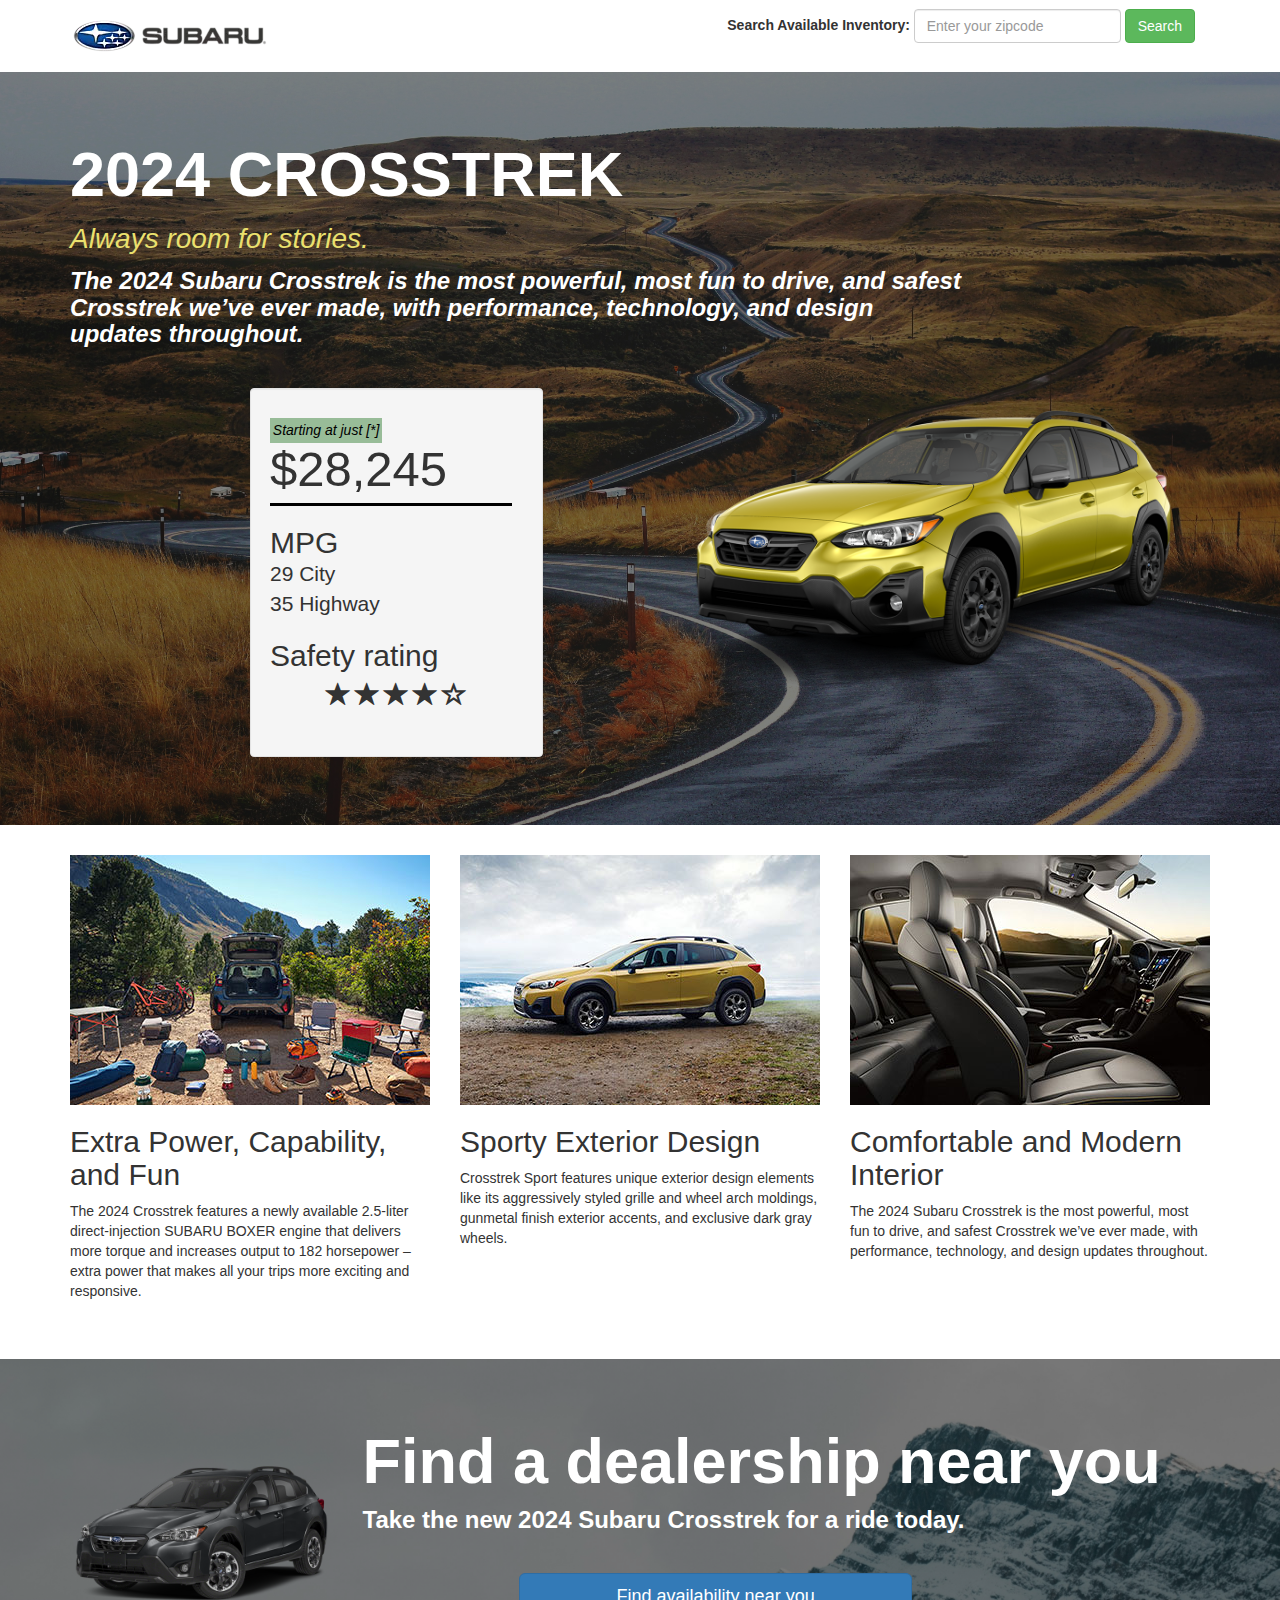
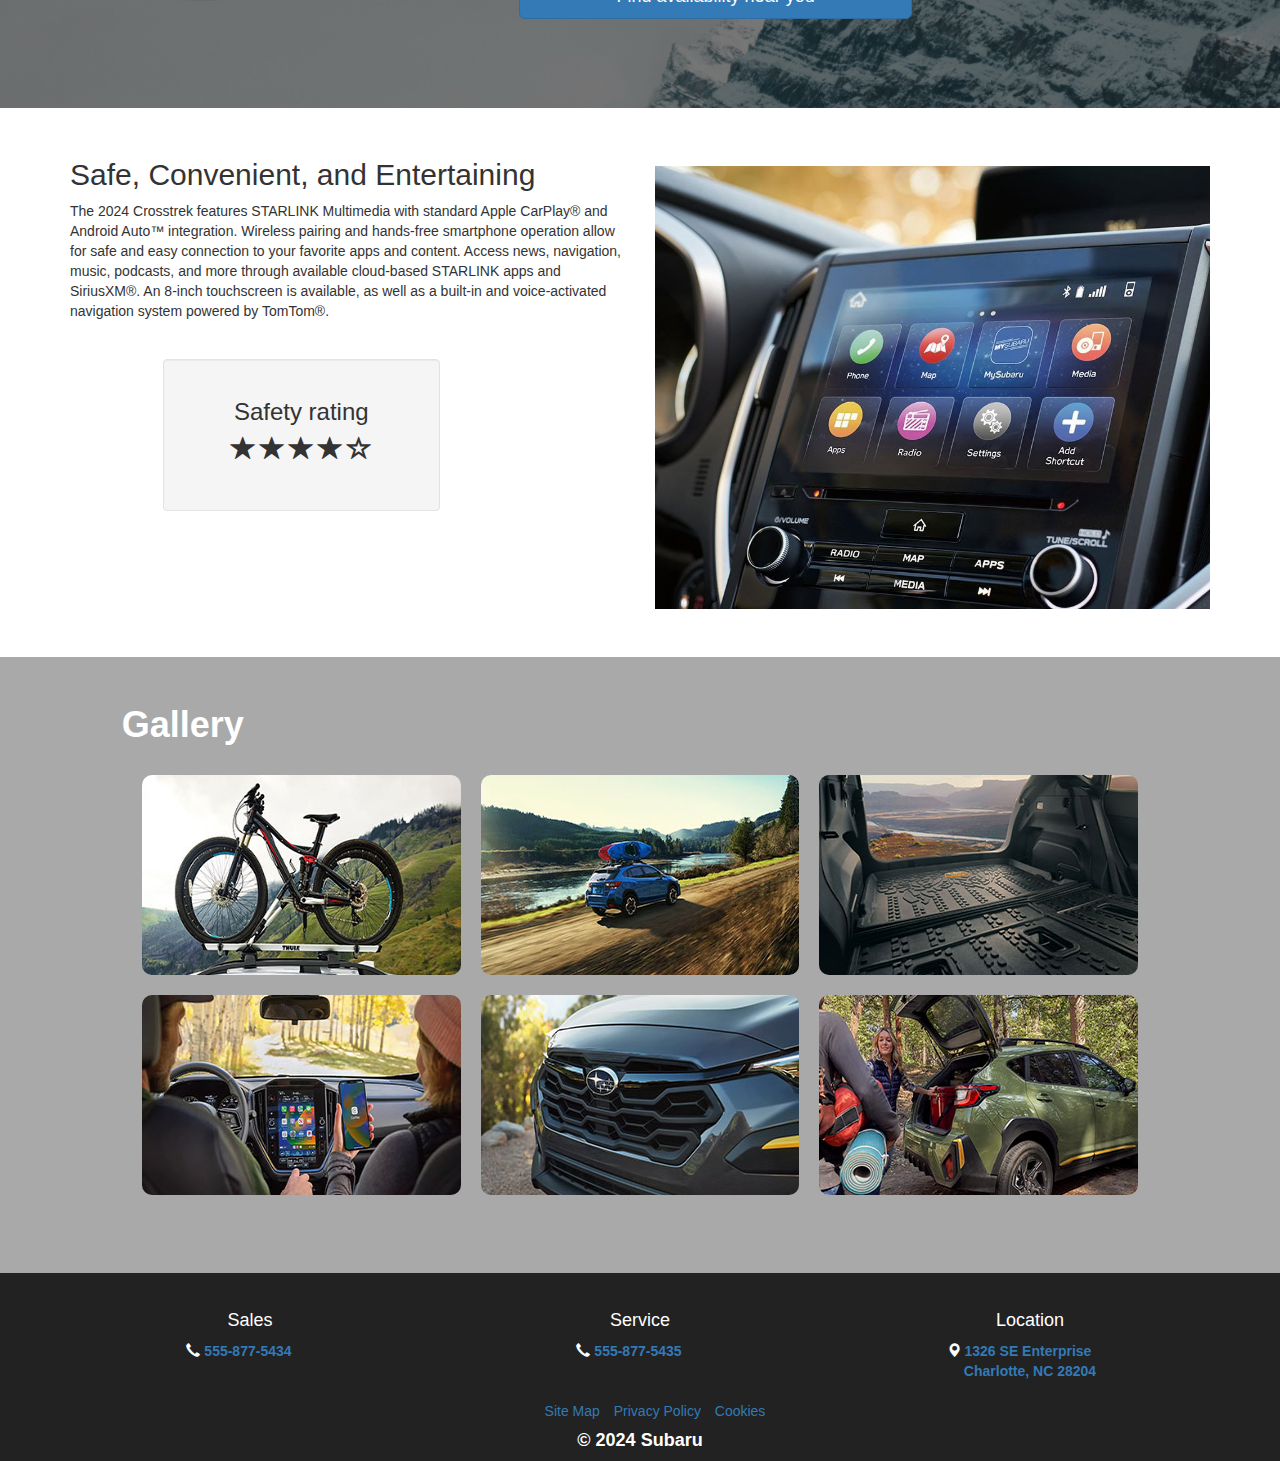
<file: DealerOn-assessment/index.html>
<!doctype html>
<html lang="en">

  <head>
    <meta charset="utf-8">
    <meta http-equiv="X-UA-Compatible" content="IE=edge">
    <meta name="viewport" content="width=device-width, initial-scale=1">
    <title>2024 Subaru Crosstrek - Starting at $28,245</title>
    <link rel="icon" href="img/favicon.ico" sizes="32x32">
    <!-- Bootstrap -->
    <link rel="stylesheet" href="https://cdn.jsdelivr.net/npm/bootstrap@3.3.7/dist/css/bootstrap.min.css"
      integrity="sha384-BVYiiSIFeK1dGmJRAkycuHAHRg32OmUcww7on3RYdg4Va+PmSTsz/K68vbdEjh4u" crossorigin="anonymous">
    <link rel="stylesheet" type="text/css" href="style.css">
    <!-- HTML5 shim and Respond.js for IE8 support of HTML5 elements and media queries -->
    <!-- WARNING: Respond.js doesn't work if you view the page via file:// -->
    <!--[if lt IE 9]>
            <script src="https://cdn.jsdelivr.net/npm/html5shiv@3.7.3/dist/html5shiv.min.js"></script>
            <script src="https://cdn.jsdelivr.net/npm/respond.js@1.4.2/dest/respond.min.js"></script>
          <![endif]-->
  </head>

  <body>
    <!--begin nav-->
    <nav class="navbar">
      <div class="container">
        <div class="navbar-header">
          <button type="button" class="navbar-toggle collapsed" data-toggle="collapse" data-target="#navbar"
            aria-expanded="false" aria-controls="navbar">
            <span class="sr-only">Toggle navigation</span>
            <span class="icon-bar"></span>
            <span class="icon-bar"></span>
            <span class="icon-bar"></span>
          </button>
          <a class="navbar-brand" href="index.html"><img src="img/SOA_Primary_HOR_600x150.webp"></a>
        </div>
        <div id="navbar" class="navbar-collapse collapse">
          <form class="navbar-form navbar-right">
            <div class="form-group"><label>Search Available Inventory: </label>
              <input type="text" placeholder="Enter your zipcode" class="form-control">
            </div>
            <a href="/searchnew.aspx">
              <div type="submit" class="btn btn-success">Search</div>
            </a>
          </form>
        </div><!--/.navbar-collapse -->
      </div>
    </nav>
    <!--end nav-->
    <div class="jumbotron" id="hero1">
      <div class="container">
        <h1 class="text-uppercase">2024 Crosstrek</h1>
        <div class="lead"><em>Always room for stories.</em></div>
        <h3><em>The 2024 Subaru Crosstrek is the most powerful, most fun to drive, and safest Crosstrek we’ve ever made,
            with performance, technology, and design updates throughout. </em></h3>
        <div class="row">
          <div class="col-md-6 col-md-push-6">
            <img src="img/crosstrek.png" alt="car image" class="img-responsive">
          </div>
          <!--show car first on mobile, tab first on desktop-->
          <div class="col-xs-8 col-md-3 col-md-pull-6 col-xs-offset-2 col-md-offset-2 well">
            <mark>Starting at just [*]</mark>
            <h2 class="mt-0 pt-0" id="price">$28,245</h2>
            <h2 class="mb-0">MPG</h2>
            <p>29 City<br>35 Highway</p>
            <h2>Safety rating</h2>
            <div class="text-center rating" id="rating"><span class="glyphicon glyphicon-star"
                aria-hidden="true"></span>
              <span class="glyphicon glyphicon-star" aria-hidden="true"></span>
              <span class="glyphicon glyphicon-star" aria-hidden="true"></span>
              <span class="glyphicon glyphicon-star" aria-hidden="true"></span>
              <span class="glyphicon glyphicon-star-empty" aria-hidden="true"></span>
            </div>
          </div>
        </div>
      </div>
    </div>
    <!--begin info tabs section 1-->
    <div class="container">
      <div class="row align-items-center">
        <div class="col-md-4">
          <img src="img/crosstrek9.jpg" alt="car image" class="img-responsive col-img">
          <h2>Extra Power, Capability, and Fun</h2>
          <p>The 2024 Crosstrek features a newly available 2.5-liter direct-injection SUBARU BOXER engine that delivers
            more torque and increases output to 182 horsepower – extra power that makes all your trips more exciting and
            responsive. </p>
        </div>
        <div class="col-md-4">
          <img src="img/crosstrek6.jpg" alt="car image" class="img-responsive col-img">
          <h2>Sporty Exterior Design</h2>
          <p>Crosstrek Sport features unique exterior design elements like its aggressively styled grille and wheel arch
            moldings, gunmetal finish exterior accents, and exclusive dark gray wheels.</p>
        </div>
        <div class="col-md-4">
          <img src="img/crosstrek5.jpg" alt="car image" class="img-responsive col-img">
          <h2>Comfortable and Modern Interior</h2>
          <p>The 2024 Subaru Crosstrek is the most powerful, most fun to drive, and safest Crosstrek we’ve ever made,
            with performance, technology, and design updates throughout.</p>
        </div>
      </div>
      <div class="clearfix mb-2">&nbsp;</div>
    </div><!--end info tabs section 1-->
    <!--begin hero 2-->
    <div class="jumbotron" id="hero2">
      <div class="container mb-2">
        <div class="row">
          <div class="col-md-3"><img src="img/crosstrek2.png" alt="car image" class="img-responsive mt-2"></div>
          <div class="col-md-9">
            <h1>Find a dealership near you</h1>
            <h3>Take the new 2024 Subaru Crosstrek for a ride today.</h3>
            <div class="col-md-offset-2 col-md-6"> <a href="/searchnew.aspx">
                <div type="submit" class="btn btn-primary btn-lg center-block">Find availability near you</div>
              </a></div>
          </div>
        </div>
      </div>
    </div>
    <!--end hero 2-->
    <!--begin info tabs section 2-->
    <div class="container mb-2">
      <div class="row">
        <div class="col-md-6">
          <h2>Safe, Convenient, and Entertaining</h2>
          <p>The 2024 Crosstrek features STARLINK Multimedia with standard Apple CarPlay® and Android Auto™ integration.
            Wireless pairing and hands-free smartphone operation allow for safe and easy connection to your favorite
            apps and content. Access news, navigation, music, podcasts, and more through available cloud-based STARLINK
            apps and SiriusXM®. An 8-inch touchscreen is available, as well as a built-in and voice-activated navigation
            system powered by TomTom®.</p>
          <div class="well col-md-offset-2 col-md-6 mt-2">
            <h3 class="text-center">Safety rating</h3>
            <div class="rating text-center" id="rating"><span class="glyphicon glyphicon-star"
                aria-hidden="true"></span>
              <span class="glyphicon glyphicon-star" aria-hidden="true"></span>
              <span class="glyphicon glyphicon-star" aria-hidden="true"></span>
              <span class="glyphicon glyphicon-star" aria-hidden="true"></span>
              <span class="glyphicon glyphicon-star-empty" aria-hidden="true"></span>
            </div>
          </div>
        </div><!-- end col-->
        <div class="col-md-6">
          <img src="img/crosstrek4.jpg" alt="car image" class="img-responsive mt-2">
        </div><!-- end col-->
      </div><!--end row-->
    </div><!--end container-->
    <div class="clearfix">&nbsp;</div>
    <!--end info tabs section 2-->
    <div class="container-fluid bg-grey">
      <div class="row mb-2 mt-2">
        <div class="col-md-10 col-md-offset-1">
          <h1><strong>Gallery</strong></h1>
          <div class="gallery">
            <figure>
              <img src="img/gallery-01.jpg" alt="gallery image" />
            </figure>
            <figure>
              <img src="img/gallery-02.jpg" alt="gallery image" />
            </figure>
            <figure>
              <img src="img/gallery-03.jpg" alt="gallery image" />
            </figure>
            <figure>
              <img src="img/gallery-04.jpg" alt="gallery image" />
            </figure>
            <figure>
              <img src="img/gallery-05.jpg" alt="gallery image" />
            </figure>
            <figure>
              <img src="img/gallery-06.jpg" alt="gallery image" />
            </figure>
            <p>&nbsp;</p>
          </div>
        </div>
      </div>
    </div>
    <footer class="navbar-inverse pt-2">
      <div class="container">
        <div class="row text-center">
          <div class="col-md-4">
            <h4>Sales</h4>
            <p><span class="glyphicon glyphicon-earphone margin-back" aria-hidden="true"></span> <a
                href="Tel:555-877-5734"><strong>555-877-5434</strong></a></p>
          </div>
          <div class="col-md-4">
            <h4>Service</h4>
            <p><span class="glyphicon glyphicon-earphone margin-back" aria-hidden="true"></span> <a
                href="Tel:555-877-5435"><strong>555-877-5435</strong></a></p>
          </div>
          <div class="col-md-4">
            <h4>Location</h4>
            <p>
            <address><span class="glyphicon glyphicon-map-marker margin-back" aria-hidden="true"></span> <a
                href="/hours.aspx"><strong>1326 SE Enterprise<br>Charlotte, NC 28204</strong></a></address>
            </p>
          </div>
        </div>
        <div class="row text-center">
          <ul class="footer-links">
            <li><a href="#" target="_blank">Site Map</a></li>
            <li><a href="#" target="_blank">Privacy Policy</a></li>
            <li><a href="#" target="_blank">Cookies</a></li>
          </ul>
          <h4><strong>© 2024 Subaru</strong></h4>
        </div>
    </footer>
    </div>
    </div>
    <!-- jQuery (necessary for Bootstrap's JavaScript plugins) -->
    <script src="https://ajax.googleapis.com/ajax/libs/jquery/1.12.4/jquery.min.js"></script>
    <script src="https://cdn.jsdelivr.net/npm/bootstrap@3.3.7/dist/js/bootstrap.min.js"
      integrity="sha384-Tc5IQib027qvyjSMfHjOMaLkfuWVxZxUPnCJA7l2mCWNIpG9mGCD8wGNIcPD7Txa"
      crossorigin="anonymous"></script>
    <!-- Include all compiled plugins (below), or include individual files as needed -->
  </body>

</html>
</file>
<file: DealerOn-assessment/style.css>
/*fix logo*/
.navbar-brand {
	margin-top: -5px;
}
/*hero*/
#hero1 {
	background: linear-gradient(rgba(0, 0, 0, 0.5), rgba(0, 0, 0, 0.5)), url("img/jesse-bowser-c0I4ahyGIkA-unsplash.jpg");
	background-size: cover;
}
#hero1 h1 {
	color: #fff;
	font-weight: 800;
}
#hero1 h3 {
	color: #fff;
	font-weight: 600;
	margin-top: 10px;
	margin-bottom: 40px;
	max-width: 900px;
}
#hero2 {
	background: linear-gradient(rgba(0, 0, 0, 0.5), rgba(0, 0, 0, 0.5)), url("img/mark-basarab-unsplash.jpg");
	background-size: cover;
}
#hero2 h1 {
	color: #fff;
	font-weight: 700;
}
#hero2 h3 {
	color: #fff;
	font-weight: 600;
	margin-top: 10px;
	margin-bottom: 40px;
	max-width: 900px;
}
.tab {
	background-color: #fff;
	border-radius: 5px;
}
.tab h2 {
	color: #000;
	font-weight: 600;
}
#price {
	font-size: 3.5em;
	border-bottom: 3px solid black;
	max-width: 96%;
	padding-bottom: 6px;
}
#rating span {
	font-size: 1.8em;
	margin-bottom: 30px;
}
.lead {
	font-size: 2em;
	font-weight: 500;
	color: #eae06e;
	margin-bottom: 0;
}
mark {
	display: inline-block;
	font-style: italic;
	background-color: rgba(67, 136, 67, 0.521);
	margin-top: 10px;
}
/*icons*/
.margin-back {
	margin-left: -22px;
}
/*gallery*/
.bg-grey {
	color: #fff;
	background-color: darkgrey;
}
.col-img {
}
footer {
	color: #fff;
}
.footer-links {
	list-style: none;
}
.footer-links li {
	display: inline-block;
	margin-right: 10px;
}
/*spacing - borrowed from bootstrap 4*/
.mt-0 {
	margin-top: 0;
}
.mt-2 {
	margin-top: 2em;
}
.pt-0 {
	padding-top: 0;
}
.pt-2 {
	padding-top: 2em;
}
.mb-0 {
	margin-bottom: 0;
}
.pb-0 {
	padding-bottom: 0;
}
.mb-2 {
	margin-bottom: 2em;
}
/*gallery*/
.gallery {
	position: relative;
	z-index: 2;
	padding: 10px;
	display: -webkit-box;
	display: -ms-flexbox;
	display: flex;
	-ms-flex-flow: row wrap;
	flex-flow: row wrap;
	-webkit-box-pack: justify;
	-ms-flex-pack: justify;
	justify-content: space-between;
	-webkit-transition: all 0.5s ease-in-out;
	transition: all 0.5s ease-in-out;
}
.gallery figure {
	-ms-flex-preferred-size: 33.333%;
	flex-basis: 33.333%;
	padding: 10px;
	overflow: hidden;
	border-radius: 10px;
}
.gallery figure img {
	width: 100%;
	height: 200px;
	border-radius: 10px;
	-webkit-transition: all 0.3s ease-in-out;
	transition: all 0.3s ease-in-out;
}

@media (max-width: 600px) {
	/*make bg lighter for black car to stand out easier*/
	#hero2 {
		background: linear-gradient(rgba(0, 0, 0, 0.1), rgba(0, 0, 0, 0.3)), url("img/mark-basarab-unsplash.jpg");
		background-size: cover;
	}
	/*gallery img 100% on mobile*/
	.gallery figure {
		-ms-flex-preferred-size: 100%;
		flex-basis: 100%;
	}
}
</file>
